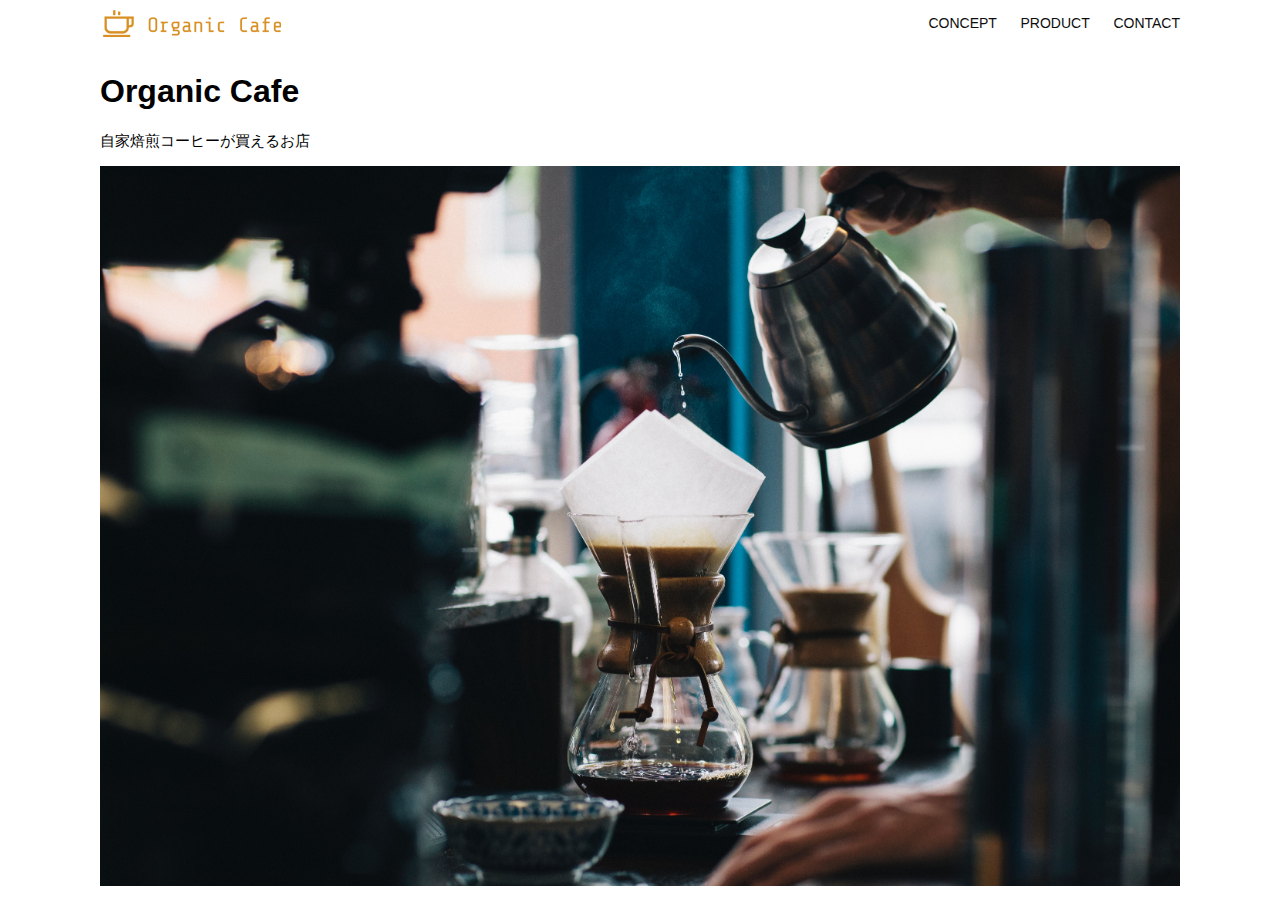
<file: html-css-kadai_013/index.html>
<!DOCTYPE html>
<html>
  <head>
    <title>Organic Cafe</title>
    <meta charset="UTF-8" />
    <meta name="description" content="自家焙煎のコーヒーがお家で楽しめるOrganic Cafe"/>
    <meta name="viewport" content="width=device-width, initial-scale=1.0" />
    <link rel="stylesheet" href="style.css" />
  </head>
  <body>
    <!-- ヘッダー -->
    <header>
      <!-- ロゴ -->
      <a href="index.html" id="logo"><img src="images/logo (1).png" alt="トップページに戻る"/></a>

      <!-- PC用ナビゲーション -->
      <nav id="nav-pc">
        <a href="index.html#concept">CONCEPT</a>
        <a href="index.html#product">PRODUCT</a>
        <a href="index.html#contact">CONTACT</a>
      </nav>

      <!--スマホ用-->
      <img id="menu-sp" src="images/button-menu.png" alt="ナビゲーションを開く" onclick="document.getElementById('nav-sp').style.display = 'block'">
      
      <nav id="nav-sp">
        <ul>
          <li>
            <img id="close" src="images/button-close.png" onclick="document.getElementById('nav-sp').style.display = 'none'" alt="ナビゲーションを閉じる">
          </li>
          <li>
            <a id="logo-sp" href="index.html" onclick="document.getElementById('nav-sp').style.display = 'none'">
              <img src="images/logo-sp (1).png" alt="トップページに戻る">
            </a>
          </li>
          <li><a class="menu" href="index.html#consept" onclick="document.getElementById('nav-sp').style.display = 'none'">CONCEPT</a></li>
            <li><a class="menu" href="index.html#product" onclick="document.getElementById('nav-sp').style.display = 'none'">PRODUCT</a></li>
            <li><a class="menu" href="index.html#contact" onclick="document.getElementById('nav-sp').style.display = 'none'">CONTACT</a></li>
        </ul>
      </nav>
    </header>

    <main>
      <article>
        <!-- メインビジュアル -->
        <section id="main-visual">
          <div id="main-message">
            <h1>Organic Cafe</h1>
            <p>自家焙煎コーヒーが買えるお店</p>
          </div>
          <img src="images/main-image.jpg" alt="コーヒーをハンドドリップで淹れる画像"/>
        </section>
      </article>
    </main>
  </body>
</html>
</file>
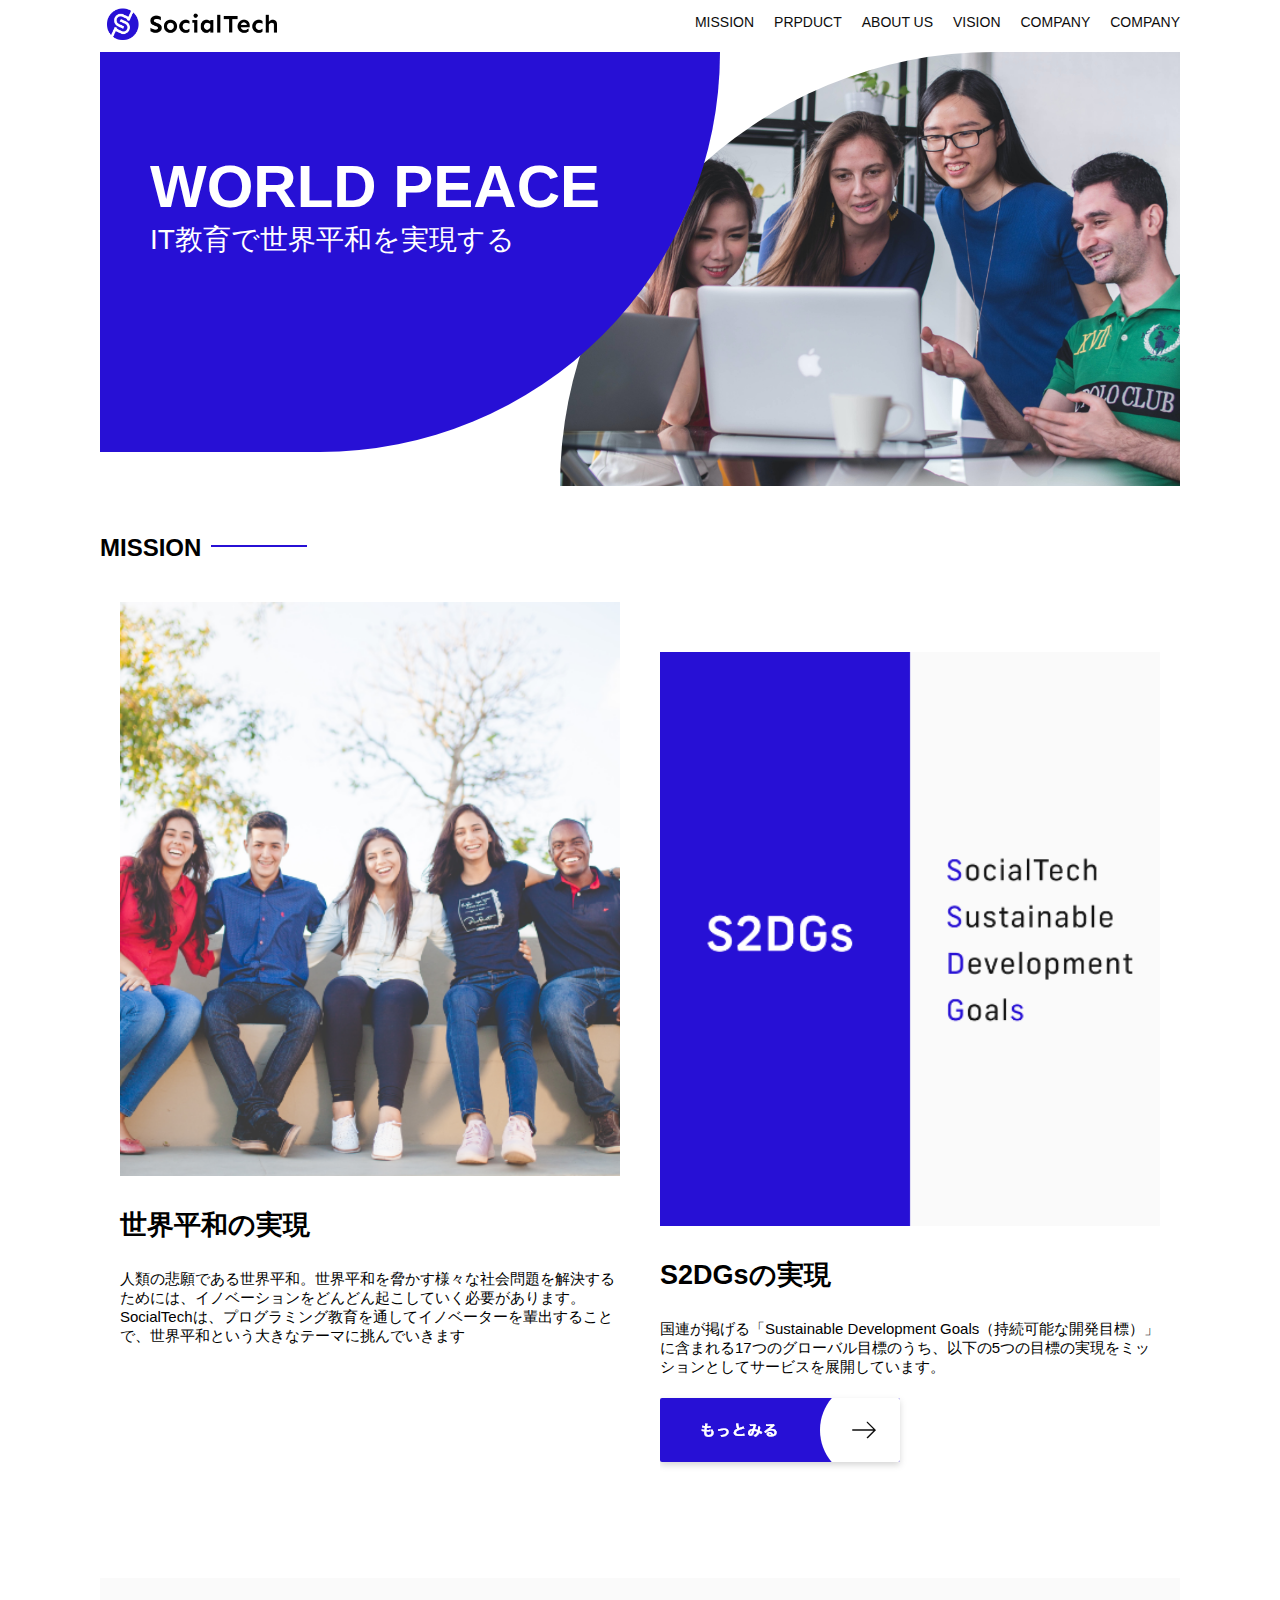
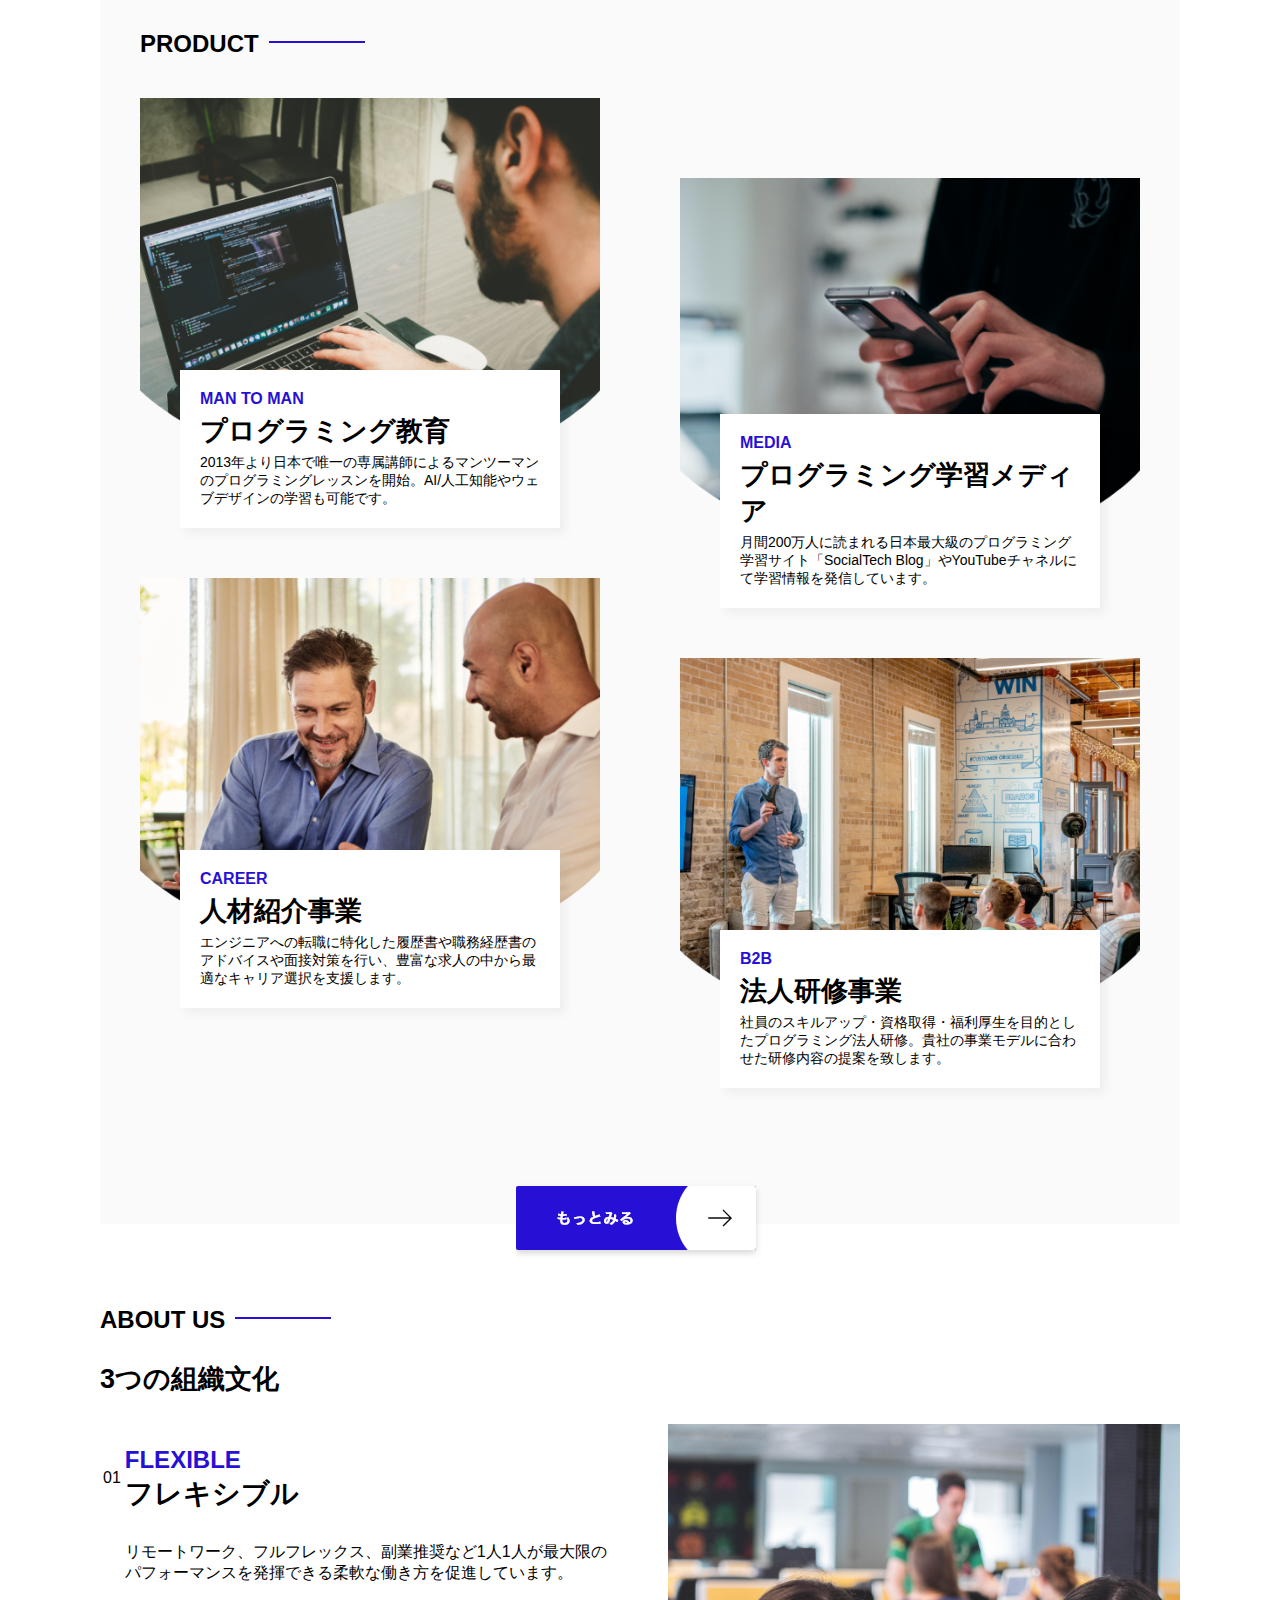
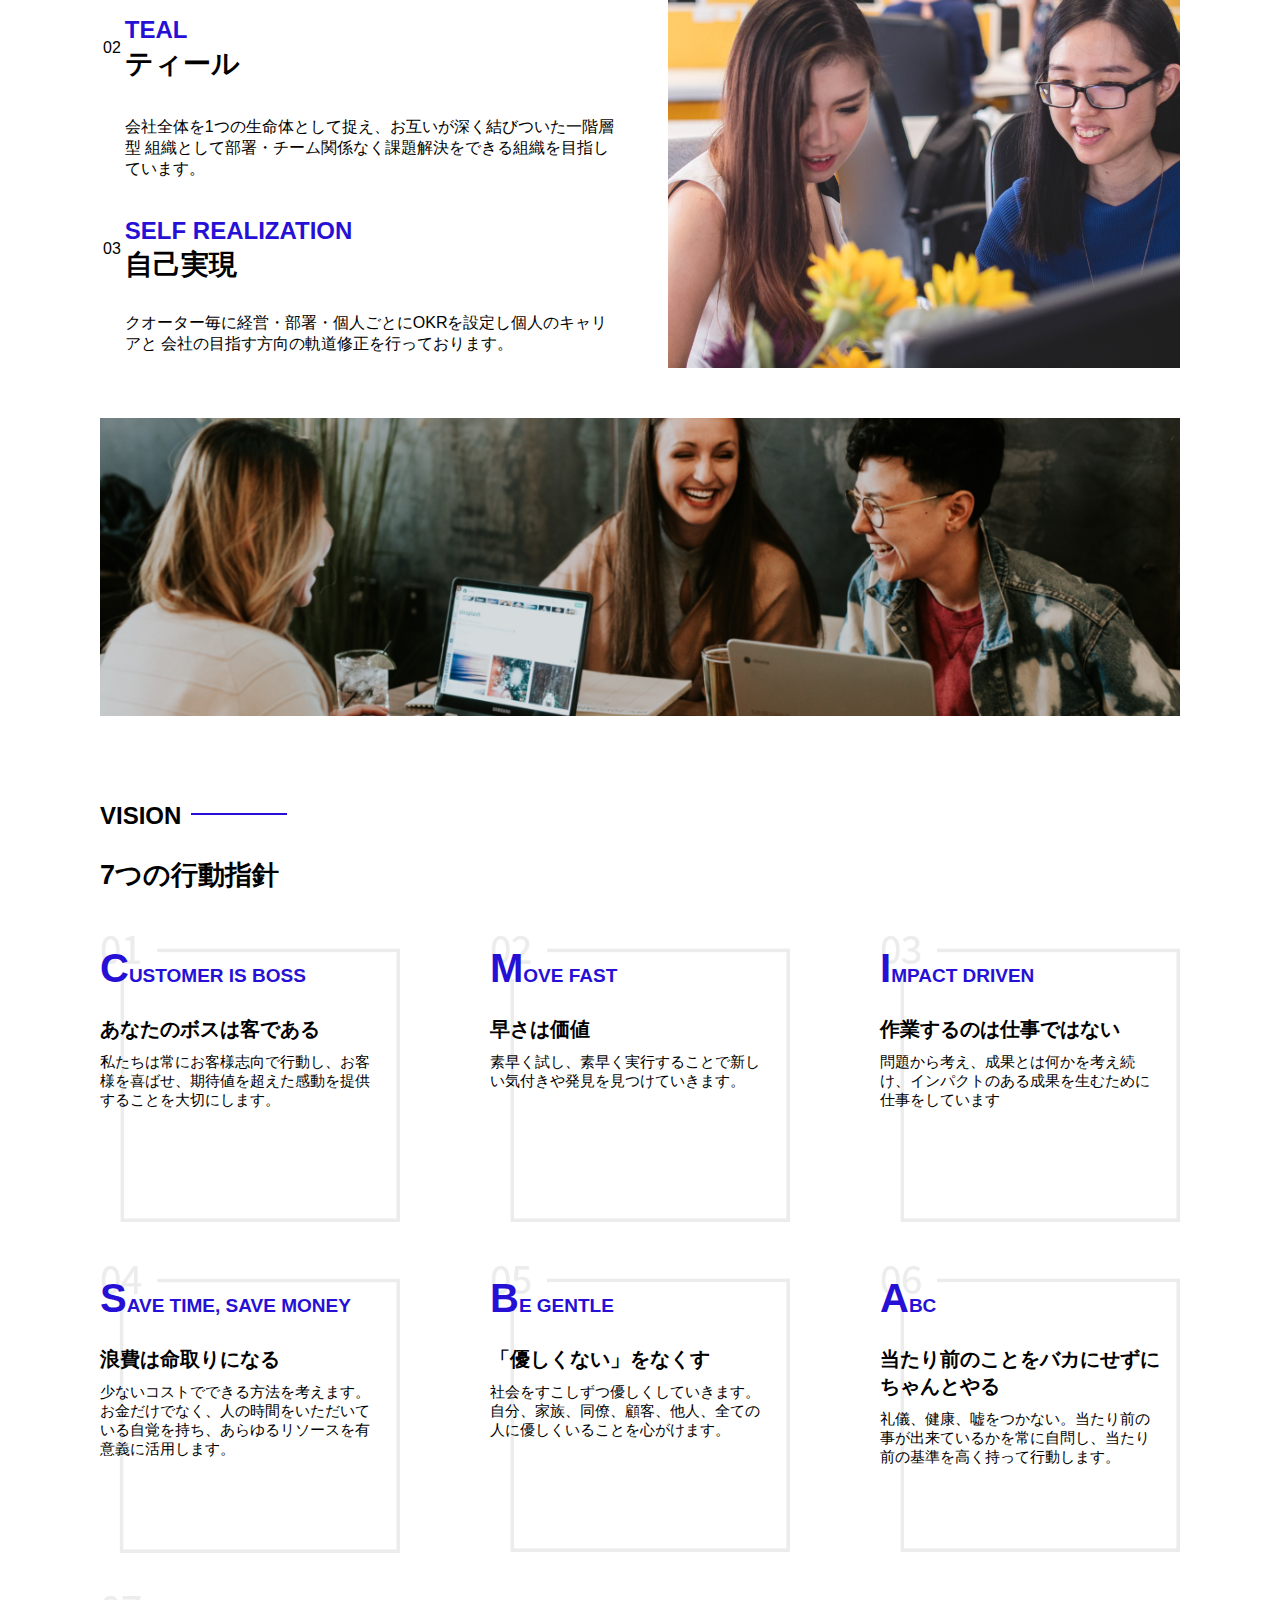
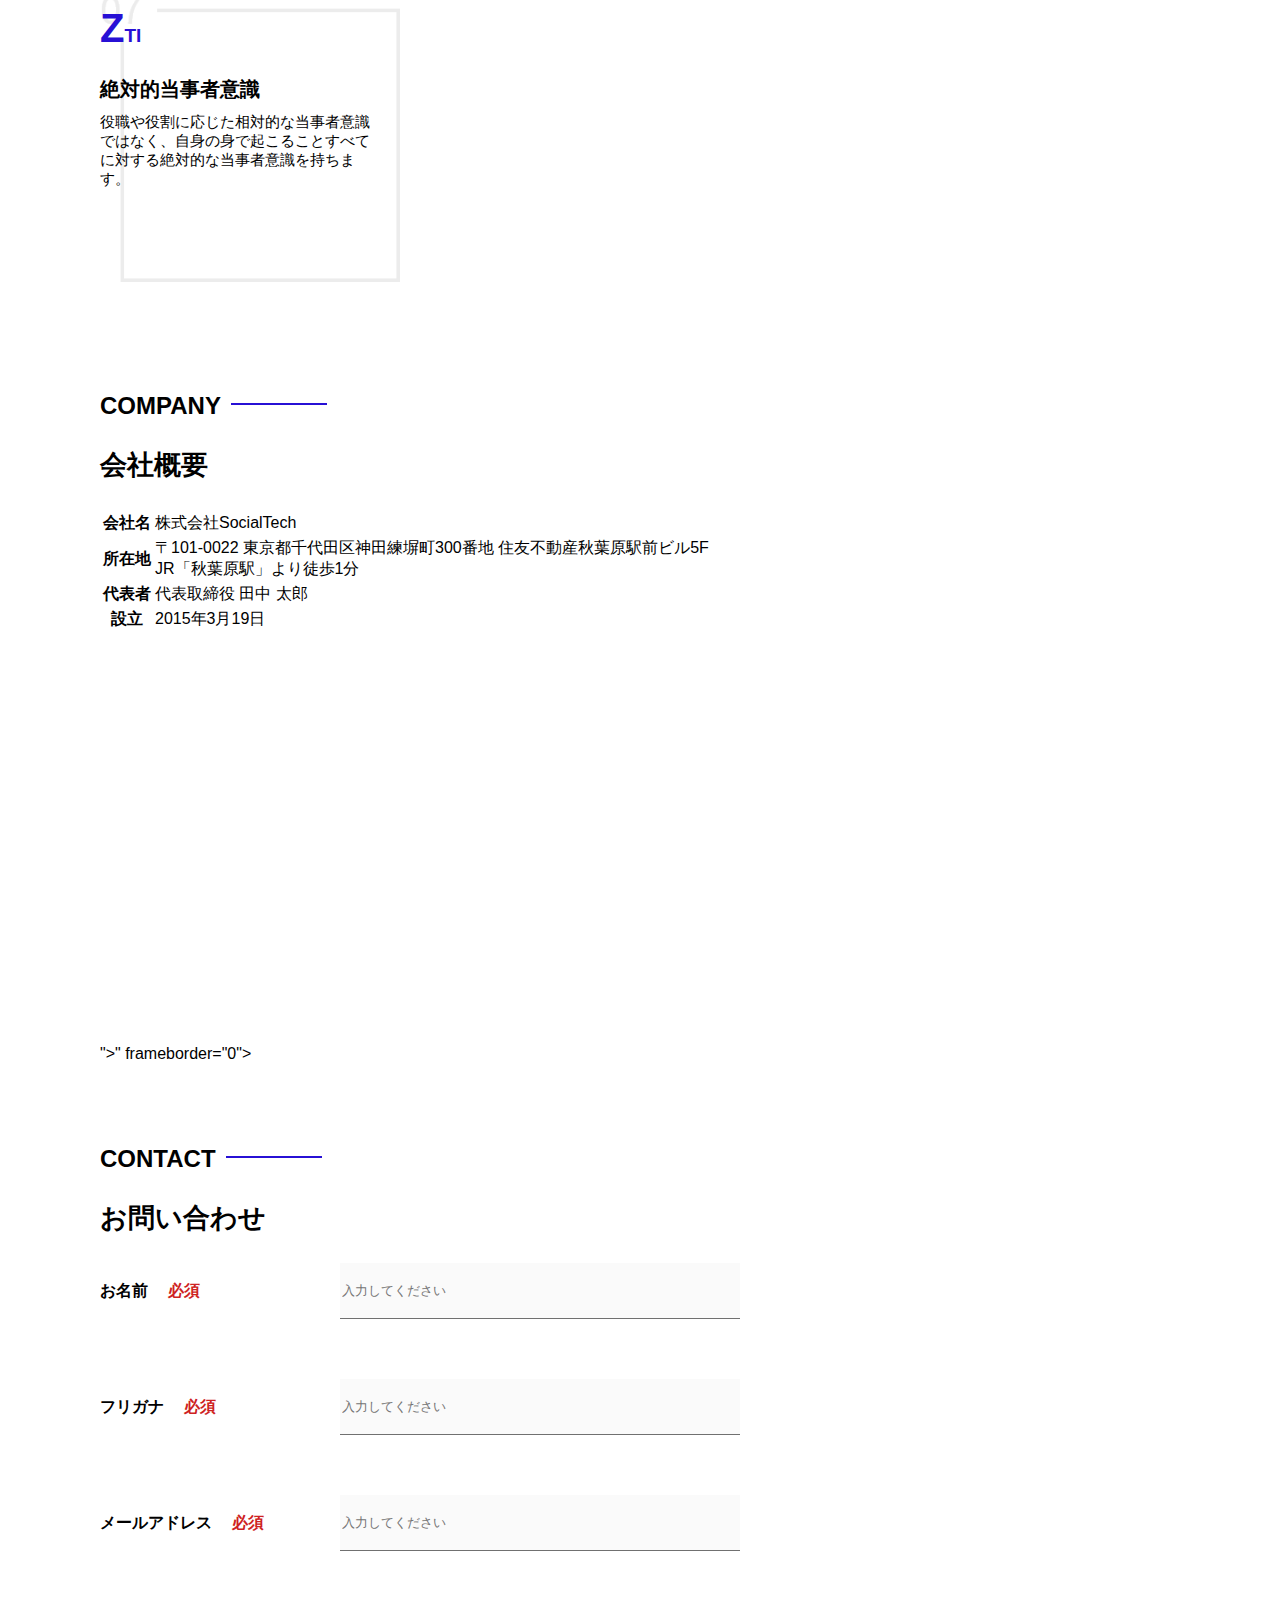
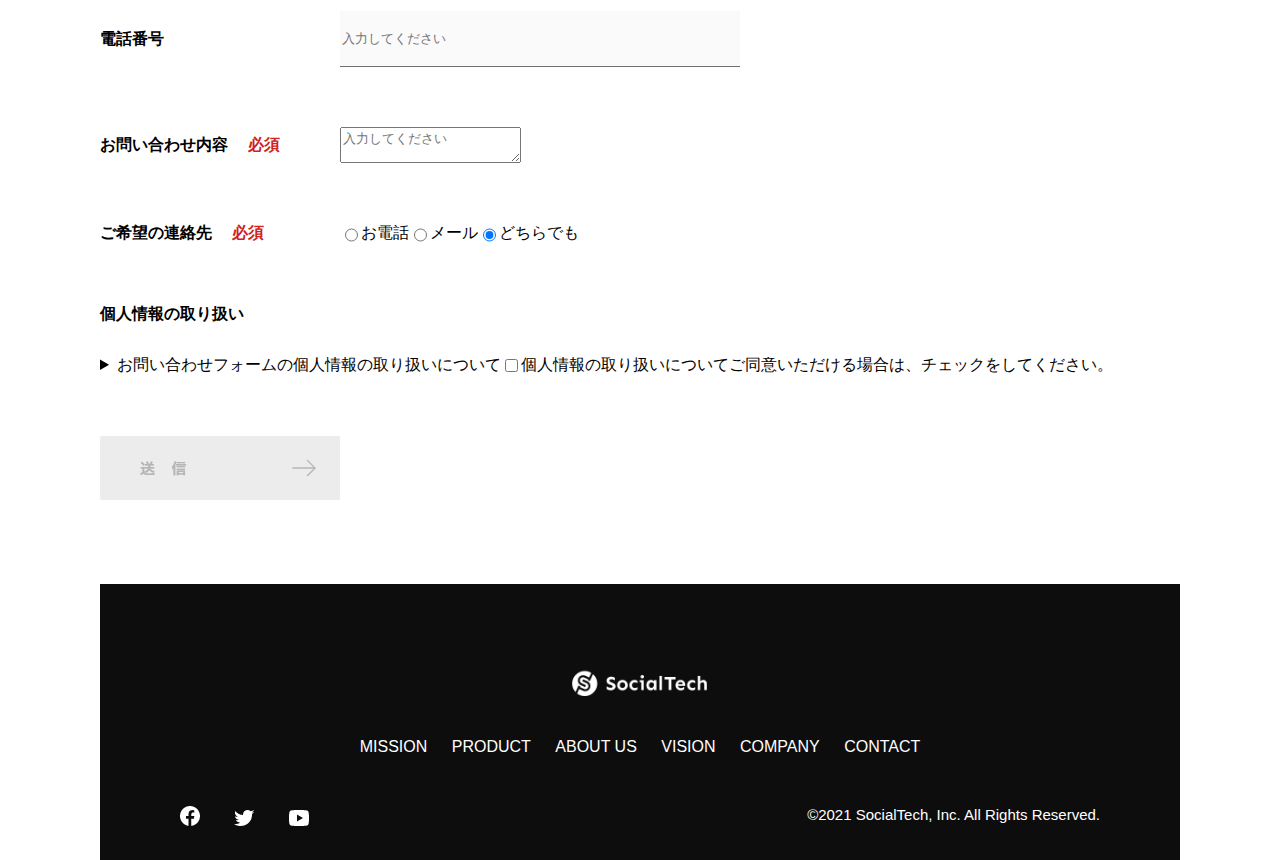
<file: kadai_tutorial_output/index.html>
<!DOCTYPE html>
<html>
  <head>
    <title>SocialTech</title>
    <meta charset="UTF-8">
    <meta name="description" content="SocialTechはEdTech業界のリーディングカンパニーを目指します。">
    <meta name="viewport" content="width=device-width, initial-scale=1.0">
    <link rel="stylesheet" href="style.css">
    <body>
      <header>
      <a href="index.html" id="logo">
        <img src="images/logo.png" alt="トップページに戻る">
      </a>
      <nav id="nav-pc">
        <ul>
          <li><a href="mission.html">MISSION</a></li>
          <li><a href="product.html">PRPDUCT</a></li>
          <li><a href="index.html#aboutus">ABOUT US</a></li>
          <li><a href="index.html#vision">VISION</a></li>
          <li><a href="index.html#company">COMPANY</a></li>
          <li><a href="index.html#company">COMPANY</a></li>
        </ul>
      </nav>
      <!--スマホ専用メニューボタン-->
      <button id="menu-sp" onclick="document.getElementById('nav-sp').style.display = 'block'">
        <img src="images/button-menu.png" alt="ナビゲーションを開く">
      </button>
      <!--スマホ用ナビゲーション-->
      <div id="nav-sp">
        <button id="close" onclick="document.getElementById('nav-sp').style.display = 'none'">
          <img src="images/button-close.png" alt="ナビゲーションを閉じる">
        </button>
        <nav>
          <ul>
            <li>
              <a id="logo-sp" href="index.html" onclick="document.getElementById('nav-sp').style.display = 'none'"><img src="images/logo-sp.png" alt="トップページに戻る"></a>
            </li>
            <li><a class="menu" href="mission.html" onclick="document.getElementById('nav-sp').style.display = 'none'">MISSION</a></li>
            <li><a class="menu" href="product.html" onclick="document.getElementById('nav-sp').style.display = 'none'">PRODUCT</a></li>
            <li><a class="menu" href="index.html#aboutus" onclick="document.getElementById('nav-sp').style.display = 'none'">ABOUT US</a></li>
            <li><a class="menu" href="index.html#vision" onclick="document.getElementById('nav-sp').style.display = 'none'">VISION</a></li>
            <li><a class="menu" href="index.html#company" onclick="document.getElementById('nav-sp').style.display = 'none'">COMPANY</a></li>
            <li><a class="menu" href="index.html#contact" onclick="document.getElementById('nav-sp').style.display = 'none'">CONTACT</a></li>
          </ul>
        </nav>
        <div id="sns">
          <a href="https://www.facebook.com/sejuku2013">
          <img src="images/button-facebook.png" alt="Facebookのリンク">
          </a>
          <a href="https://twitter.com/samuraijuku">
            <img src="images/button-twitter.png" alt="Twitterのリンク">
          </a>
          <a href="https://www.youtube.com/channel/UCCFOQO5aDK0xXam4cUQXT8g">
            <img src="images/button-youtube.png" alt="Youtubeのリンク">
          </a>
        </div>
      </div>
    </header>
      <main>
        <article>
          <section id="main-visual">
            <div id="main-message">
              <h1>WORLD PEACE</h1>
              <p>IT教育で世界平和を実現する</p>
            </div>
            <img src="images/index/index-main.png" alt="PCの周りに集まる多国籍の仲間たち">
          </section>
          <section id="mission">
            <h2 class="index-h2">MISSION</h2>
            <div id="mission-flex">
            <div>
            <img id="mission-photo" src="images/index/index-mission.png" alt="屋外のベンチで写真を撮影する多国籍の仲間たち">
            <h3>世界平和の実現</h3>
            <p>
              人類の悲願である世界平和。世界平和を脅かす様々な社会問題を解決するためには、イノベーションをどんどん起こしていく必要があります。SocialTechは、プログラミング教育を通してイノベーターを輩出することで、世界平和という大きなテーマに挑んでいきます
            </p>
            </div>
            <div>
              <img id="s2dgs" src="images/index/s2dgs.png" alt="S2DGs">
              <h3>S2DGsの実現</h3>
              <p>国連が掲げる「Sustainable Development Goals（持続可能な開発目標）」に含まれる17つのグローバル目標のうち、以下の5つの目標の実現をミッションとしてサービスを展開しています。</p>
              <a href="mission.html">
                <img src="images/button-more.png" alt="もっと見る">
              </a>
            </div>
          </section>
          <section id="product">
            <h2 class="index-h2">PRODUCT</h2>
            <div class="product-flex">
              <div id="product-left">
                <div>
                  <img class="product-photo" src="images/index/index-mantoman.png" alt="PCでコードを書く男性">
                  <div class="product-explain">
                    <span>MAN TO MAN</span>
                    <h3>プログラミング教育</h3>
                    <p>2013年より日本で唯一の専属講師によるマンツーマンのプログラミングレッスンを開始。AI/人工知能やウェブデザインの学習も可能です。</p>
                  </div>
                </div>
            <div>
              <img class="product-photo" src="images/index/index-career.png" alt="笑顔で話し合う二人の男性">
              <div class="product-explain">
                <span>CAREER</span>
                <h3>人材紹介事業</h3>
                <p>エンジニアへの転職に特化した履歴書や職務経歴書のアドバイスや面接対策を行い、豊富な求人の中から最適なキャリア選択を支援します。</p>
              </div>
              </div>
            </div>
            <div id="product-right">
              <div>
                <img class="product-photo" src="images/index/index-media.png" alt="スマホを操作する人">
                <div class="product-explain">
                  <span>MEDIA</span>
                  <h3>プログラミング学習メディア</h3>
                  <p>月間200万人に読まれる日本最大級のプログラミング学習サイト「SocialTech Blog」やYouTubeチャネルにて学習情報を発信しています。</p>
                </div>
              </div>
              <div>
                <img class="product-photo" src="images/index/index-b2b.png" alt="講演中の男性とそれを聴く人々">
                <div class="product-explain">
                  <span>B2B</span>
                  <h3>法人研修事業</h3>
                  <p>社員のスキルアップ・資格取得・福利厚生を目的としたプログラミング法人研修。貴社の事業モデルに合わせた研修内容の提案を致します。</p>
                </div>
              </div>
            </div>
           </div>
           <div id="product-more">
            <a href="product.html">
              <img src="images/button-more.png" alt="もっと見る">
            </a>
           </div>
          </section>
          <section id="aboutus">
            <h2 class="index-h2">ABOUT US</h2>
            <h3>3つの組織文化</h3>
            <div>
              <table class="culture-table">
                <tr>
                  <td class="culture-num">01</td>
                  <th><span class="culture-en">FLEXIBLE</span><br>フレキシブル</th>
                </tr>
                <tr>
                  <td>

                  </td>
                  <td class="culture-discription">リモートワーク、フルフレックス、副業推奨など1人1人が最大限のパフォーマンスを発揮できる柔軟な働き方を促進しています。</td>
                </tr>
                <tr>
                  <td class="culture-num">02</td>
                  <th><span class="culture-en">TEAL</span><br>ティール</th>
                </tr>
                <tr>
                  <td>

                  </td>
                  <td class="culture-discription">会社全体を1つの生命体として捉え、お互いが深く結びついた一階層型 組織として部署・チーム関係なく課題解決をできる組織を目指しています。</td>
                </tr>
                <tr>
                  <td class="culture-num">03</td>
                  <th><span class="culture-en">SELF REALIZATION</span><br>自己実現</th>
                </tr>
                <tr>
                  <td>

                  </td>
                  <td class="culture-discription">クオーター毎に経営・部署・個人ごとにOKRを設定し個人のキャリアと 会社の目指す方向の軌道修正を行っております。</td>
                </tr>
              </table>
              <img class="culture-img" src="images/index/index-aboutus1.png" alt="笑顔で話し合う２人の女性">
            </div>
            <img class="culture-img2" src="images/index/index-aboutus2.png" alt="笑顔で話し合う３人の男女">
          </section>
          <section id="vision">
            <h2 class="index-h2">VISION</h2>
            <h3>7つの行動指針</h3>
            <div>
              <div class="vision-box">
                <img src="images/index/vision-01.png" alt="01">
                <div>
                  <h4>CUSTOMER IS BOSS</h4>
                  <h5>あなたのボスは客である</h5>
                  <p>私たちは常にお客様志向で行動し、お客様を喜ばせ、期待値を超えた感動を提供することを大切にします。</p>
                </div>
              </div>
              <div class="vision-box">
                <img src="images/index/vision-02.png" alt="02">
                <div>
                  <h4>MOVE FAST</h4>
                  <h5>早さは価値</h5>
                  <p>素早く試し、素早く実行することで新しい気付きや発見を見つけていきます。</p>
                </div>
              </div>
              <div class="vision-box">
                <img src="images/index/vision-03.png" alt="03">
                <div>
                  <h4>IMPACT DRIVEN</h4>
                  <h5>作業するのは仕事ではない</h5>
                  <p>問題から考え、成果とは何かを考え続け、インパクトのある成果を生むために仕事をしています</p>
                </div>
              </div>
              <div class="vision-box">
                <img src="images/index/vision-04.png" alt="04">
                <div>
                  <h4>SAVE TIME, SAVE MONEY</h4>
                  <h5>浪費は命取りになる</h5>
                  <p>少ないコストでできる方法を考えます。お金だけでなく、人の時間をいただいている自覚を持ち、あらゆるリソースを有意義に活用します。</p>
                </div>
              </div>
              <div class="vision-box">
                <img src="images/index/vision-05.png" alt="05">
                <div>
                  <h4>BE GENTLE</h4>
                  <h5>「優しくない」をなくす</h5>
                  <p>社会をすこしずつ優しくしていきます。自分、家族、同僚、顧客、他人、全ての人に優しくいることを心がけます。</p>
                </div>
              </div>
              <div class="vision-box">
                <img src="images/index/vision-06.png" alt="06">
                <div>
                  <h4>ABC</h4>
                  <h5>当たり前のことをバカにせずにちゃんとやる</h5>
                  <p>礼儀、健康、嘘をつかない。当たり前の事が出来ているかを常に自問し、当たり前の基準を高く持って行動します。</p>
                </div>
              </div>
              <div class="vision-box">
                <img src="images/index/vision-07.png" alt="07">
                <div>
                  <h4>ZTI</h4>
                  <h5>絶対的当事者意識</h5>
                  <p>役職や役割に応じた相対的な当事者意識ではなく、自身の身で起こることすべてに対する絶対的な当事者意識を持ちます。</p>
                </div>
              </div>
            </div>
          </section>
          <section id="company">
            <h2 class="index-h2">COMPANY</h2>
            <h3>会社概要</h3>
            <table id="company-table">
              <tr>
                <th class="tableheader tableheader-first">会社名</th>
                <td class="cell cell-first">株式会社SocialTech</td>
              </tr>
              <tr>
                <th class="tableheader">所在地</th>
                <td class="cell">〒101-0022 東京都千代田区神田練塀町300番地 住友不動産秋葉原駅前ビル5F<br>JR「秋葉原駅」より徒歩1分</td>
              </tr>
              <tr>
                <th class="tableheader">代表者</th>
                <td class="cell">代表取締役 田中 太郎</td>
              </tr>
              <tr>
                <th class="tableheader">設立</th>
                <td class="cell">2015年3月19日</td>
              </tr>
            </table>
<iframe src="https://www.google.com/maps/embed?pb=!1m18!1m12!1m3!1d3240.068855133681!2d139.77207767578852!3d35.69992317258122!2m3!1f0!2f0!3f0!3m2!1i1024!2i768!4f13.1!3m3!1m2!1s0x60188fee13660e23%3A0x77137876edf742ac!2z5L2P5Y-L5LiN5YuV55Sj56eL6JGJ5Y6f6aeF5YmN44OT44Or!5e0!3m2!1sja!2sjp!4v1744028185847!5m2!1sja!2sjp" style="border:0;" allowfullscreen="" loading="lazy" referrerpolicy="no-referrer-when-downgrade"></iframe>"></iframe>" frameborder="0"></iframe>
          </section>
          <section id="contact">
            <h2 class="index-h2">CONTACT</h2>
            <h3>お問い合わせ</h3>
            <form>
              <div>
                <div class="contact-heading">
                  <label class="contact-label">お名前<span class="contact-span">必須</span></label>
                </div>
                <div>
                  <input type="text" name="name" placeholder="入力してください" class="contact-textbox">
                </div>
              </div>
              <div>
                <div class="contact-heading">
                  <label class="contact-label">フリガナ<span class="contact-span">必須</span></label>
                </div>
                <div>
                  <input type="text" name="hurigana" placeholder="入力してください" class="contact-textbox">
                </div>
              </div>
              <div>
                <div class="contact-heading">
                  <label class="contact-label">メールアドレス<span class="contact-span">必須</span></label>
                </div>
                <div>
                  <input type="text" name="email" placeholder="入力してください" class="contact-textbox">
                </div>
              </div>
              <div>
                <div class="contact-heading">
                  <label class="contact-label">電話番号</label>
                </div>
                <div>
                  <input type="text" name="tel" placeholder="入力してください" class="contact-textbox">
                </div>
              </div>
              <div>
                <div class="contact-heading">
                  <label class="contact-label">お問い合わせ内容<span class="contact-span">必須</span></label>
                </div>
                <div>
                  <textarea class="contact-textarea" placeholder="入力してください" name="message"></textarea>
                </div>
              </div>
              <div>
                <div class="contact-heading">
                  <label class="contact-label">ご希望の連絡先<span class="contact-span">必須</span></label>
                </div>
                <div>
                  <input class="radiobutton" type="radio" value="tel" name="contact" checked><label>お電話</label>
                  <input class="radiobutton" type="radio" value="mail" name="contact" checked><label>メール</label>
                  <input class="radiobutton" type="radio" value="both" name="contact" checked><label>どちらでも</label>
                </div>
              </div>
              <div>
                <div class="contact-heading">
                  <label class="contact-label">個人情報の取り扱い</label>
                </div>
                <div>
                  <details>
                    <summary>お問い合わせフォームの個人情報の取り扱いについて</summary>
                    <div>
                      <dl>
                        <dt>１．組織の名称又は氏名</dt>
                        <dd>株式会社SocialTech</dd>
                        <dt>２．個人情報保護管理者（若しくはその代理人）の氏名又は職名、所属及び連絡先</dt>
                        <dd>
                          <p>鈴木 一郎 コーポレート部</p>
                          <p>メールアドレス：samurai@example.com</p>
                          <p>TEL：03-1234-5678</p>
                        </dd>
                        <dt>３．個人情報の利用目的</dt>
                        <dd>
                          <ul>
                            <li>本サービス及び本サービスに関連する情報の提供又はそれらに関する連絡のため</li>
                            <li>ユーザーの本人確認のため</li>
                            <li>当社サービスのご案内のため</li>
                            <li>当社の商品等の広告または宣伝（電子メールによるものを含むものとします。）</li>
                          </ul>
                        </dd>
                        <dt>４．個人情報の取り扱い業務の委託</dt>
                        <dd>個人情報の取扱業務の全部または一部を外部に業務委託する場合があります。その際、弊社は、個人情報を適切に保護できる管理体制を敷き実行していることを条件として委託先を厳選したうえで、機密保持契約を委託先と締結し、お客様の個人情報を厳密に管理させます。</dd>
                        <dt>５．個人情報の開示等の請求</dt>
                        <dd>
                          お客様は、弊社に対してご自身の個人情報の開示等（利用目的の通知、開示、内容の訂正・追加・削除、利用の停止または消去、第三者への提供の停止）に関して、当社問合わせ窓口に申し出ることができます。<br>
                          その際、弊社はお客様ご本人を確認させていただいたうえで、合理的な期間内に対応いたします。<br>
                          なお、個人情報に関する弊社問合わせ先は、次の通りです。
                        </dd>
                        <dd>
                          <p株式会社SocialTech 個人情報問合せ窓口p>
                          <p>〒150-0043 東京都千代田区神田練塀町300番地 住友不動産秋葉原駅前ビル5F</p>
                          <p>メールアドレス：samurai@example.com TEL：03-1234-5678</p>
                        </dd>

                        <dt>６．個人情報を提供されることの任意性について</dt>
                        <dd>お客様がご自身の個人情報を弊社に提供されるか否かは、お客様のご判断によりますが、もしご提供されない場合には、適切なサービスが提供できない場合がありますので予めご了承ください。</dd>
                      </dl>
                    </div>
                  </details>
                  <input type="checkbox" name="agree">
                  <span>個人情報の取り扱いについてご同意いただける場合は、チェックをしてください。</span>
                </div>
              </div>
              <input type="image" src="images/button-submit.png" alt="送信する">
            </form>
          </section>
        </article>
      </main>
      <footer>
        <div id="footer-logo">
          <img src="images/logo-sp.png" alt="SocialTech">
        </div>
        <div id="footer-link">
          <a href="mission.html">MISSION</a>
          <a href="product.html">PRODUCT</a>
          <a href="index.html#aboutus">ABOUT US</a>
          <a href="index.html#vision">VISION</a>
          <a href="index.html#company">COMPANY</a>
          <a href="index.html#contact">CONTACT</a>
        </div>
        <div id="sns-footer">
          <div class="sns-btns">
            <a href="https://www.facebook.com/sejuku2013"><img src="images/button-facebook.png" alt="Facebookのリンク"></a>
            <a href="https://twitter.com/samuraijuku"><img src="images/button-twitter.png" alt="Twitterのリンク"></a>
            <a href="https://www.youtube.com/channel/UCCFOQO5aDK0xXam4cUQXT8g"><img src="images/button-youtube.png" alt="Youtubeのリンク"></a>
          </div>
          <p id="copyright">&copy;2021 SocialTech, Inc. All Rights Reserved.</p>
        </div>
      </footer>
    </body>
  </head>
</html>
</file>
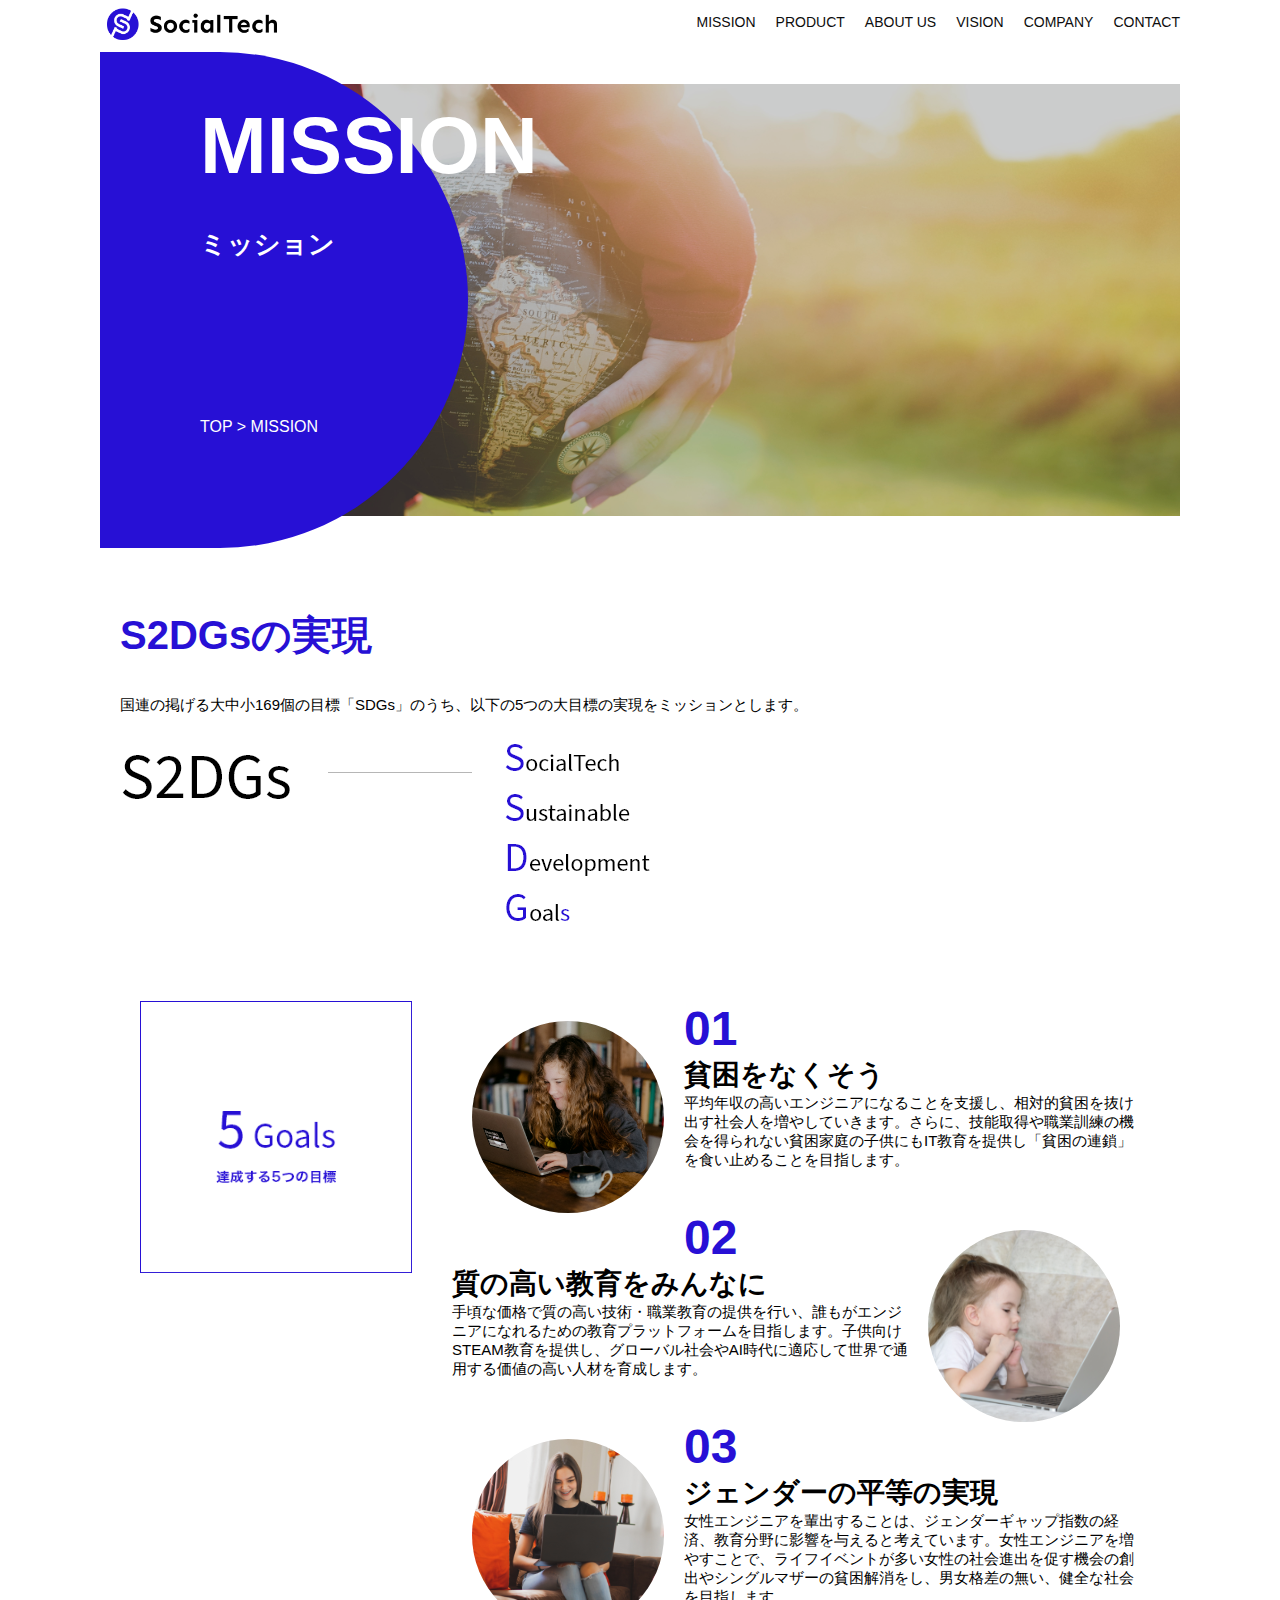
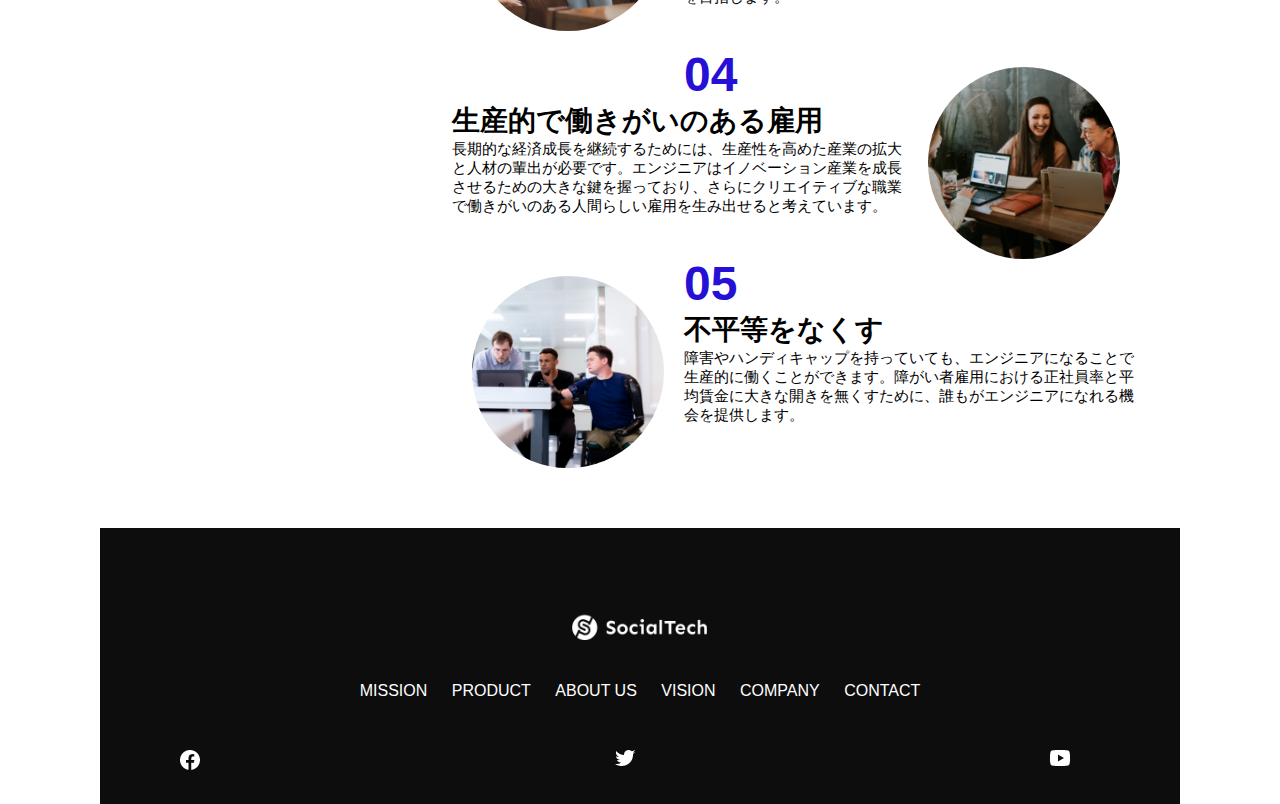
<file: kadai_tutorial_output/mission.html>
<!DOCTYPE html>
<html>
  <head>
    <title>SocialTech - MISSION ミッション -</title>
    <meta charset="utf-8">
    <meta name="description" content="SocialTechが目指す5つの目標（S2DGs）を紹介します">
    <meta name="viewport" content="width=device-width, initial-scale=1.0">
    <link rel="stylesheet" href="style.css">
  </head>

  <body>
    <!--ヘッダー-->
    <header>
      <!--ロゴ-->
      <a href="index.html" id="logo">
        <img src="images/logo.png" alt="トップページに戻る">
      </a>

      <!--PC用ナビゲーション-->
      <nav id="nav-pc">
        <ul>
          <li><a href="mission.html">MISSION</a></li>
          <li><a href="product.html">PRODUCT</a></li>
          <li><a href="index.html#aboutus">ABOUT US</a></li>
          <li><a href="index.html#vision">VISION</a></li>
          <li><a href="index.html#company">COMPANY</a></li>
          <li><a href="index.html#contact">CONTACT</a></li>
        </ul>
      </nav>

      <!--スマホ用メニューボタン-->
      <button id="menu-sp" onclick="document.getElementById('nav-sp').style.display = 'block'">
        <img src="images/button-menu.png" alt="ナビゲーションを開く">
      </button>

      <!--スマホ用ナビゲーション-->
      <div id="nav-sp">
        <button id="close" onclick="document.getElementById('nav-sp').style.display = 'none'">
          <img src="images/button-close.png" alt="ナビゲーションを閉じる">
        </button>

      <nav>
        <ul>
          <li>
            <a id="logo-sp" href="index.html" onclick="document.getElementById('nav-sp').style.display = 'none'"><img src="images/logo-sp.png" alt="トップページに戻る"></a>
          </li>
            <li><a class="menu" href="mission.html" onclick="document.getElementById('nav-sp').style.display = 'none'">MISSION</a></li>
            <li><a class="menu" href="product.html" onclick="document.getElementById('nav-sp').style.display = 'none'">PRODUCT</a></li>
            <li><a class="menu" href="index.html#aboutus" onclick="document.getElementById('nav-sp').style.display = 'none'">ABOUT US</a></li>
            <li><a class="menu" href="index.html#vision" onclick="document.getElementById('nav-sp').style.display = 'none'">VISION</a></li>
            <li><a class="menu" href="index.html#company" onclick="document.getElementById('nav-sp').style.display = 'none'">COMPANY</a></li>
            <li><a class="menu" href="index.html#contact" onclick="document.getElementById('nav-sp').style.display = 'none'">CONTACT</a></li>
        </ul>
      </nav>
      <div id="sns">
        <a href="https://www.facebook.com/sejuku2013">
          <img src="images/button-facebook.png" alt="Facebookのリンク">
        </a>
        <a href="https://twitter.com/samuraijuku">
          <img src="images/button-twitter.png" alt="Twitterのリンク">
        </a>
        <a href="https://www.youtube.com/channel/UCCFOQO5aDK0xXam4cUQXT8g">
          <img src="images/button-youtube.png" alt="Youtubeのリンク">
        </a>
      </div>
     </div>
    </header>

    <main>
      <article>
        <section id="mission-main">
          <div class="mission-main-inner">
            <div id="mission-title">
              <h1>MISSION<br><span>ミッション</span></h1>
              <p>TOP > MISSION</p>
            </div>
          </div>
        </section>

        <section id="mission-s2dgs">
          <h2 class="mission-h2">S2DGsの実現</h2>
          <p>国連の掲げる大中小169個の目標「SDGs」のうち、以下の5つの大目標の実現をミッションとします。</p>
          <img src="images/mission/mission-s2dgs.png" alt="S2DGs">
        </section>

        <section id="mission-five-goals">
          <div class="five-goals-image">
            <img src="images/mission/mission-5goals.png" alt="5Goals">
          </div>

          <div class="five-goals-read">
            <div>
              <img class="fivegoals-image-left" src="images/mission/mission-5goals01.png" alt="PCを操作する女の子">
              <span class="fivegoals-number">01</span>
              <h3 class="fivegoals-h3">貧困をなくそう</h3>
              <p class="fivegoals-p">平均年収の高いエンジニアになることを支援し、相対的貧困を抜け出す社会人を増やしていきます。さらに、技能取得や職業訓練の機会を得られない貧困家庭の子供にもIT教育を提供し「貧困の連鎖」を食い止めることを目指します。</p>
            </div>
            <div>
              <img class="fivegoals-image-right" src="images/mission/mission-5goals02.png" alt="PCを見つめる小さい女の子">
              <span class="fivegoals-number">02</span>
              <h3 class="fivegoals-h3">質の高い教育をみんなに</h3>
              <p class="fivegoals-p">手頃な価格で質の高い技術・職業教育の提供を行い、誰もがエンジニアになれるための教育プラットフォームを目指します。子供向けSTEAM教育を提供し、グローバル社会やAI時代に適応して世界で通用する価値の高い人材を育成します。</p>
            </div>
            <div>
              <img class="fivegoals-image-left" src="images/mission/mission-5goals03.png" alt="PCを操作する女性">
              <span class="fivegoals-number">03</span>
              <h3 class="fivegoals-h3">ジェンダーの平等の実現</h3>
              <p class="fivegoals-p">女性エンジニアを輩出することは、ジェンダーギャップ指数の経済、教育分野に影響を与えると考えています。女性エンジニアを増やすことで、ライフイベントが多い女性の社会進出を促す機会の創出やシングルマザーの貧困解消をし、男女格差の無い、健全な社会を目指します。</p>
            </div>
            <div>
              <img class="fivegoals-image-right" src="images/mission/mission-5goals04.png" alt="笑顔で話し合う3人の男女">
              <span class="fivegoals-number">04</span>
              <h3 class="fivegoals-h3">生産的で働きがいのある雇用</h3>
              <p class="fivegoals-p">長期的な経済成長を継続するためには、生産性を高めた産業の拡大と人材の輩出が必要です。エンジニアはイノベーション産業を成長させるための大きな鍵を握っており、さらにクリエイティブな職業で働きがいのある人間らしい雇用を生み出せると考えています。</p>
            </div>
            <div>
              <img class="fivegoals-image-left" src="images/mission/mission-5goals05.png" alt="障害を持つ男性が生き生きと働く様子">
              <span class="fivegoals-number">05</span>
              <h3 class="fivegoals-h3">不平等をなくす</h3>
              <p class="fivegoals-p">障害やハンディキャップを持っていても、エンジニアになることで生産的に働くことができます。障がい者雇用における正社員率と平均賃金に大きな開きを無くすために、誰もがエンジニアになれる機会を提供します。</p>
            </div>
          </div>
        </section>
        
      </article>
    </main>

    <footer>
      <div id="footer-logo">
        <img src="images/logo-sp.png" alt="SocialTech">
      </div>
      <div id="footer-link">
        <a href="mission.html">MISSION</a>
        <a href="product.html">PRODUCT</a>
        <a href="index.html#aboutus">ABOUT US</a>
        <a href="index.html#vision">VISION</a>
        <a href="index.html#company">COMPANY</a>
        <a href="index.html#contact">CONTACT</a>
      </div>
      <div id="sns-footer">
        <a href="https://www.facebook.com/sejuku2013"><img src="images/button-facebook.png" alt="Facebookのリンク"></a>
            <a href="https://twitter.com/samuraijuku"><img src="images/button-twitter.png" alt="Twitterのリンク"></a>
            <a href="https://www.youtube.com/channel/UCCFOQO5aDK0xXam4cUQXT8g"><img src="images/button-youtube.png" alt="Youtubeのリンク"></a>
      </div>
    </footer>

  </body>
</html>
</file>
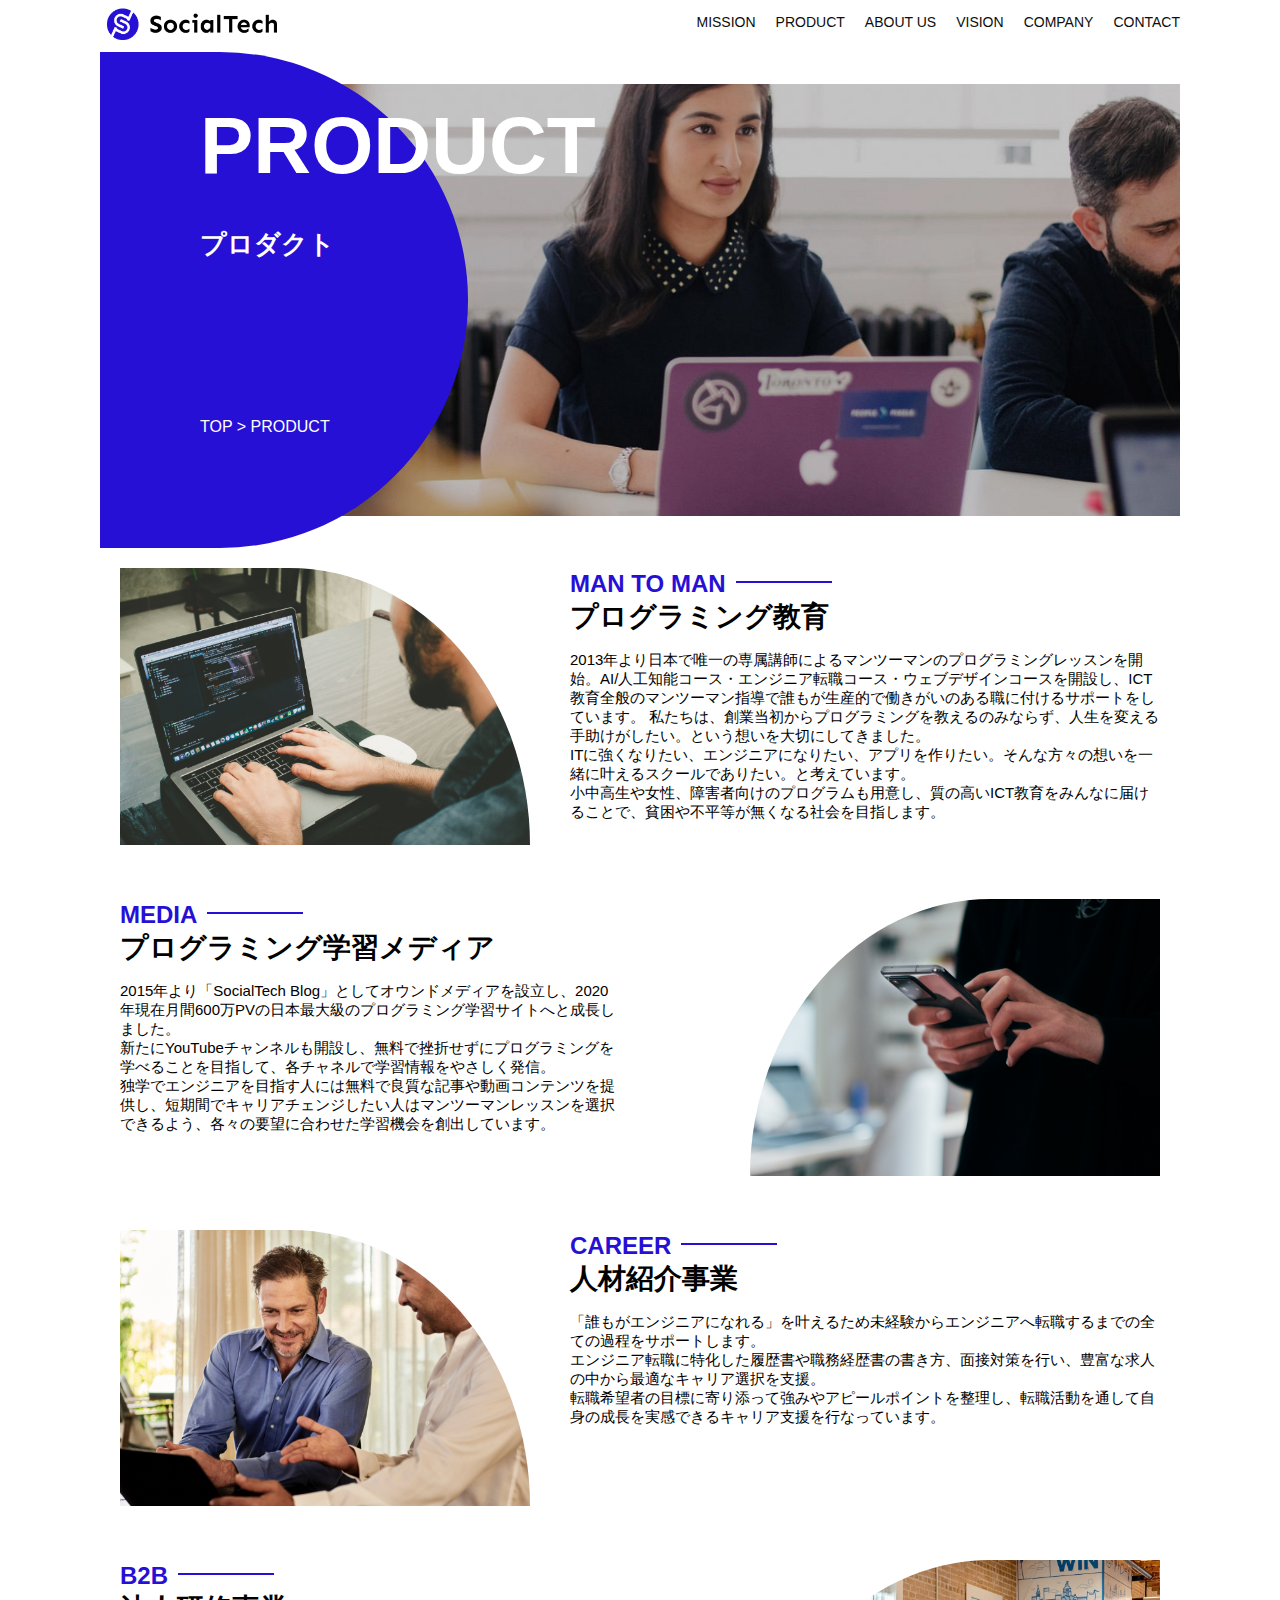
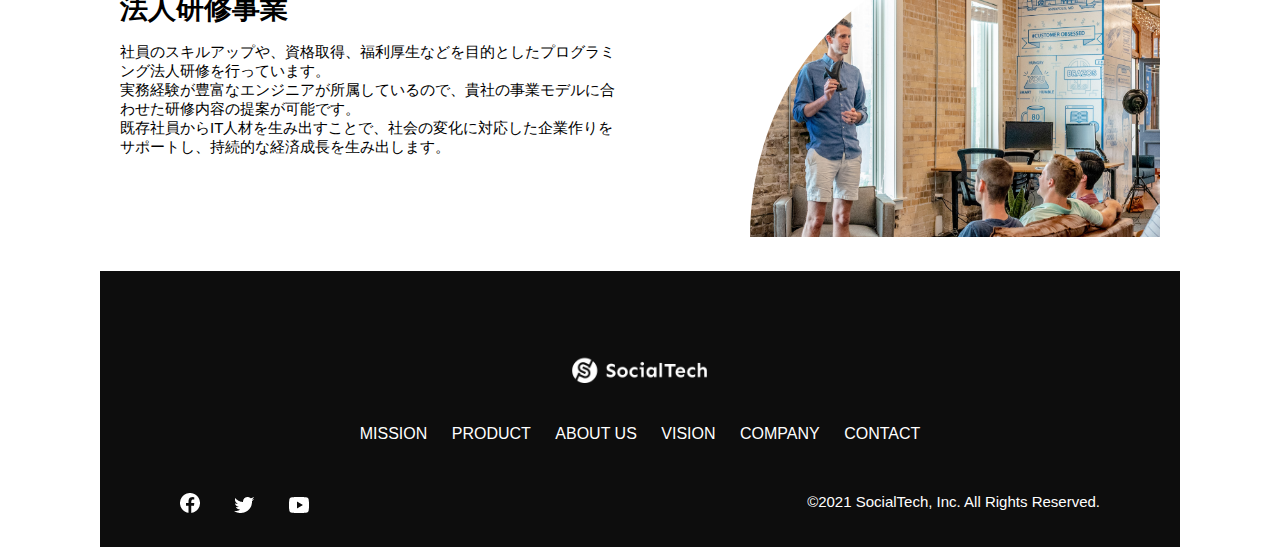
<file: kadai_tutorial_output/product.html>
<!DOCTYPE html>
<html>
  <head>
    <title>SocialTech -PRODUCT プロダクト-</title>
    <meta charset="utf-8">
    <meta name="description" content="SocialTechの4つのプロダクトを紹介します"><meta name="description" content="SocialTechの4つのプロダクトを紹介します">
    <meta name="viewport" content="width=device-width, initial-scale=1.0">
    <link rel="stylesheet" href="style.css">
  </head>

  <body>
    <!-- ヘッダー -->
    <header>
      <!-- ロゴ -->
      <a href="index.html" id="logo">
        <img src="images/logo.png" alt="トップページに戻る">
      </a>

      <!-- PC用ナビゲーション -->
      <nav id="nav-pc">
        <ul>
          <li><a href="mission.html">MISSION</a></li>
          <li><a href="product.html">PRODUCT</a></li>
          <li><a href="index.html#aboutus">ABOUT US</a></li>
          <li><a href="index.html#vision">VISION</a></li>
          <li><a href="index.html#company">COMPANY</a></li>
          <li><a href="index.html#contact">CONTACT</a></li>
        </ul>
      </nav>

      <!-- スマホ用メニューボタン -->
      <button id="menu-sp" onclick="document.getElementById('nav-sp').style.display = 'block'">
        <img src="images/button-menu.png" alt="ナビゲーションを開く">
      </button>

      <!-- スマホ用ナビゲーション -->
      <div id="nav-sp">
        <button id="close" onclick="document.getElementById('nav-sp').style.display = 'none'">
          <img src="images/button-close.png" alt="ナビゲーションを閉じる">
        </button>

        <nav>
          <ul>
            <li>
              <a id="logo-sp" href="index.html" onclick="document.getElementById('nav-sp').style.display = 'none'"><img src="images/logo-sp.png" alt="トップページに戻る"></a>
            </li>
            <li><a class="menu" href="mission.html" onclick="document.getElementById('nav-sp').style.display = 'none'">MISSION</a></li>
            <li><a class="menu" href="product.html" onclick="document.getElementById('nav-sp').style.display = 'none'">PRODUCT</a></li>
            <li><a class="menu" href="index.html#aboutus" onclick="document.getElementById('nav-sp').style.display = 'none'">ABOUT US</a></li>
            <li><a class="menu" href="index.html#vision" onclick="document.getElementById('nav-sp').style.display = 'none'">VISION</a></li>
            <li><a class="menu" href="index.html#company" onclick="document.getElementById('nav-sp').style.display = 'none'">COMPANY</a></li>
            <li><a class="menu" href="index.html#contact" onclick="document.getElementById('nav-sp').style.display = 'none'">CONTACT</a></li>
          </ul>
        </nav>
        <div id="sns">
          <a href="https://www.facebook.com/sejuku2013">
            <img src="images/button-facebook.png" alt="Facebookのリンク">
          </a>
          <a href="https://twitter.com/samuraijuku">
            <img src="images/button-twitter.png" alt="Twitterのリンク">
          </a>
          <a href="https://www.youtube.com/channel/UCCFOQO5aDK0xXam4cUQXT8g">
            <img src="images/button-youtube.png" alt="YouTubeのリンク">
          </a>
        </div>
      </div>
    </header>

    <main>
      <article>
        <section id="product-main">
          <div class="product-main-inner">
            <div id="product-title">
              <h1>PRODUCT<br><span>プロダクト</span></h1>
              <p>TOP > PRODUCT</p>
            </div>
          </div>
        </section>

        <section class="product-section product-section-left">
          <div class="product-section-img">
            <img src="images/product/product-mantoman.png" alt="PCでコードを書く男性">
          </div>
          <div class="product-read">
            <h2 class="product-h2">MAN TO MAN</h2>
            <h3 class="product-h3">プログラミング教育</h3>
            <p>
              2013年より日本で唯一の専属講師によるマンツーマンのプログラミングレッスンを開始。AI/人工知能コース・エンジニア転職コース・ウェブデザインコースを開設し、ICT教育全般のマンツーマン指導で誰もが生産的で働きがいのある職に付けるサポートをしています。 私たちは、創業当初からプログラミングを教えるのみならず、人生を変える手助けがしたい。という想いを大切にしてきました。<br>ITに強くなりたい、エンジニアになりたい、アプリを作りたい。そんな方々の想いを一緒に叶えるスクールでありたい。と考えています。<br>小中高生や女性、障害者向けのプログラムも用意し、質の高いICT教育をみんなに届けることで、貧困や不平等が無くなる社会を目指します。
            </p>
          </div>
        </section>

        <section class="product-section product-section-right">
          <div class="product-read">
            <h2 class="product-h2">MEDIA</h2>
            <h3 class="product-h3">プログラミング学習メディア</h3>
            <p>2015年より「SocialTech Blog」としてオウンドメディアを設立し、2020年現在月間600万PVの日本最大級のプログラミング学習サイトへと成長しました。<br>新たにYouTubeチャンネルも開設し、無料で挫折せずにプログラミングを学べることを目指して、各チャネルで学習情報をやさしく発信。<br>独学でエンジニアを目指す人には無料で良質な記事や動画コンテンツを提供し、短期間でキャリアチェンジしたい人はマンツーマンレッスンを選択できるよう、各々の要望に合わせた学習機会を創出しています。</p>
          </div>
          <div class="product-section-img">
            <img src="images/product/product-media.png" alt="スマートフォンを操作する人">
          </div>
        </section>

        <section class="product-section product-section-left">
          <div class="product-section-img">
            <img src="images/product/product-career.png" alt="笑顔で話し合う2人の男性">
          </div>
          <div class="product-read">
            <h2 class="product-h2">CAREER</h2>
            <h3 class="product-h3">人材紹介事業</h3>
            <p>「誰もがエンジニアになれる」を叶えるため未経験からエンジニアへ転職するまでの全ての過程をサポートします。<br>エンジニア転職に特化した履歴書や職務経歴書の書き方、面接対策を行い、豊富な求人の中から最適なキャリア選択を支援。<br>転職希望者の目標に寄り添って強みやアピールポイントを整理し、転職活動を通して自身の成長を実感できるキャリア支援を行なっています。<br></p>
          </div>
        </section>

        <section class="product-section product-section-right">
          <div class="product-read">
            <h2 class="product-h2">B2B</h2>
            <h3 class="product-h3">法人研修事業</h3>
            <p>社員のスキルアップや、資格取得、福利厚生などを目的としたプログラミング法人研修を行っています。<br>実務経験が豊富なエンジニアが所属しているので、貴社の事業モデルに合わせた研修内容の提案が可能です。<br>既存社員からIT人材を生み出すことで、社会の変化に対応した企業作りをサポートし、持続的な経済成長を生み出します。</p>
          </div>
          <div class="product-section-img">
            <img src="images/product/product-b2b.png" alt="講演中の男性とそれを聴く人々">
          </div>
        </section>
      </article>
    </main>

    <footer>
      <div id="footer-logo">
        <img src="images/logo-sp.png" alt="SocialTech">
      </div>
      <div id="footer-link">
        <a href="mission.html">MISSION</a>
        <a href="product.html">PRODUCT</a>
        <a href="index.html#aboutus">ABOUT US</a>
        <a href="index.html#vision">VISION</a>
        <a href="index.html#company">COMPANY</a>
        <a href="index.html#contact">CONTACT</a>
      </div>
      <div id="sns-footer">
        <div class="sns-btns">
          <a href="https://www.facebook.com/sejuku2013"><img src="images/button-facebook.png" alt="Facebookのリンク"></a>
          <a href="https://twitter.com/samuraijuku"><img src="images/button-twitter.png" alt="Twitterのリンク"></a>
          <a href="https://www.youtube.com/channel/UCCFOQO5aDK0xXam4cUQXT8g"><img src="images/button-youtube.png" alt="YouTubeのリンク"></a>
        </div>
        <p id="copyright">&copy;2021 SocialTech, Inc. All Rights Reserved.</p>
      </div>
    </footer>
    
  </body>
</html>
</file>
<file: html-css-kadai_013/style.css>
/* PC、スマホ共通スタイル */
body {
  font-family: "Source Sans Pro", "Hiragino Kaku Gothic ProN", Meiryo, Arial,
    sans-serif;
}

p {
  font-size: 15px;
}

#main-visual>img {
  width: 100%;
}

/*================
PC用のスタイル 
=================*/
@media screen and (min-width: 768px) {
  /* 横幅設定 */
  body {
    max-width: 1080px;
    min-width: 960px;
    margin: 0 auto 0 auto;
  }

  /* ヘッダー */
  header {
    display: flex;
    justify-content: space-between;
  }

  /* ナビゲーションのレイアウト */
  #nav-pc {
    text-align: right;
    font-size: 14px;
    padding-top: 15px;
  }

  /* ナビゲーションのリンクの装飾設定 */
  #nav-pc>a {
    text-decoration: none;
    margin-left: 20px;
  }

  #nav-pc>a:link {
    color: #0d0d0d;
  }

  #nav-pc>a:visited {
    color: #0d0d0d;
  }

  #nav-pc>a:hover {
    color: #0d0d0d;
    text-decoration: underline;
  }

  #nav-pc>a:active {
    color: #0d0d0d;
  }

  #menu-sp {
    display: none;
  }
  #nav-sp {
    display: none;
  }
}

/*スマホ用のスタイル*/
@media screen and (max-width: 767px) {
  body {
    min-width: 375px;
    margin: 0;
  }
  #nav-pc {
    display: none;
  }
  #menu-sp {
    float: right;
    padding: 0;
  }
  #nav-sp {
    background-color: #ce933e;
    position: absolute;
    left: 0;
    top: 0;
    height: 100%;
    width: 100%;
    display: none;
    z-index: 100;
  }
  #nav-sp ul {
    padding-left: 0;
  }
  #nav-sp li {
    list-style: none;
  }
 #nav-sp li > #logo-sp {
  margin-bottom: 30px;
 }

  #close {
    position: absolute;
    top: 20px;
    right: 20px;
  }
  #logo-sp {
    margin: 80px 30px 0 20px;
  }
  #nav-sp a {
    display: block;
  }
  #nav-sp a:link {
    color: #ffffff;
  }
  #nav-sp a:visited {
    color: #ffffff;
  }
  #nav-sp a:hover {
    color: #ffffff;
    text-decoration: underline;
  }
  #nav-sp a:active {
    color: #ffffff;
  }
  #nav-sp .menu {
    text-decoration: none;
    display: block;
    margin-left: 20px;
    margin-right: 20px;
    height: 44px;
    font-size: 16px;
    background-image: url(images/arrow.png);
    background-repeat: no-repeat;
    background-position: right top;
  }
}
</file>
<file: kadai_tutorial_output/style.css>
/* PC、スマホ共通スタイル */
* {
  box-sizing: border-box;
}

p {
  font-size: 15px;
}

body {
  max-width: 1080px;
  margin: 0 auto 0 auto;
  font-family: "Source Sans Pro", "Hiragino Kaku Gothic ProN", Meiryo, Arial, sans-serif;
}

/* ヘッダー */
header {
  display: flex;
  justify-content: space-between;
}

/* ナビゲーションのレイアウト */
#nav-pc {
  font-size: 14px;
}
#nav-pc ul {
  display: flex;
  padding-left: 0;
}
#nav-pc li {
  list-style: none;
}

/* ナビゲーションのリンクの装飾設定 */
#nav-pc a {
  text-decoration: none;
  margin-left: 20px;
  color: #0d0d0d;
}
#nav-pc a:hover {
  text-decoration: underline;
}

/*スマホ用ナビを非表示*/
#nav-sp,
#menu-sp {
  display: none;
}

#main-visual {
  position: relative;
  height: 400px;
}

#main-message {
  position: absolute;
  top: 0;
  left: 0;
  background-color: #2710d5;
  color: #ffffff;
  border-radius: 0 0 476px 0;
  max-width: 620px;
  height: 100%;
  width: 100%;
  z-index: 11;
}
#main-message > h1 {
  font-size: 60px;
  margin: 100px 0 0 50px;
}
#main-message > p {
  font-size: 28px;
  margin: 0 0 0 50px;
}
#main-visual > img {
  max-width: 620px;
  border-radius: 476px 0 0 0;
  position: absolute;
  top: 0;
  right: 0;
  z-index: 10;
}
h2 {
  margin-top: 40px;
}
h2::after {
  content: url(images/line.png);
  margin-left: 10px;
}
h3 {
  font-size: 27px;
}

#mission {
  margin: 80px auto 80px auto;
}
#mission-flex {
  display: flex;
}
#mission-flex > div {
  width: 50%;
  margin: 20px;
}
#mission-photo {
  width: 100%;
}
#s2dgs {
  margin-top: 50px;
  width: 100%;
}

#product {
  background-color: #fafafa;
  margin: 80px 0 80px 0;
  padding: 10px 40px 0px 40px;
}
#product .product-flex {
  margin-top: 40px;
  display: flex;
}
#product-left {
  width: 50%;
  margin-right: 20px;
}
#product-right {
  width: 50%;
  margin-left: 20px;
  margin-top: 80px;
}
#product-left > div {
  position: relative;
  height: 480px;
  margin-right: 20px;
}
#product-right > div {
  position: relative;
  height: 480px;
  margin-left: 20px;
}

.product-photo {
  width: 100%;
}
.product-explain {
  background-color: #ffffff;
  position: absolute;
  left: 0;
  bottom: 50px;
  margin: 0 40px 0 40px;
  padding: 20px;
  box-shadow: 5px 5px 10px rgba(0, 0, 0, 0.05);
}
.product-explain  > span {
  color: #2710d5;
  font-weight: bold;
  font-size: 16px;
  margin: 0;
}
.product-explain > h3 {
  margin: 5px 0 5px 0;
}
.product-explain > p {
  font-size: 14px;
  margin: 0;
}
#product-more {
  text-align: center;
}
#product-more a {
  position: relative;
  bottom: -42px;
}

#aboutus {
  margin: 80px auto 80px auto;
}

#aboutus > div {
  display: flex;
}
.culture-img {
  width: 50%;
  align-self: flex-start;
}
.culture-img2 {
  margin-top: 50px;
  width: 100%;
}
.culture-table {
  margin-right: 50px;
}
.cultture-num {
  font-size: 80px;
  color: #2710d5;
  padding: 0 20px 0 0;
}
.culture-table th {
text-align: left;
font-size: 28px;
font-weight: bold;
}
.culture-en {
  color: #2710d5;
  font-size: 24px;
}
.culture-description {
  margin: 0;
}

#vision {
  margin: 80px auto;
}
#vision > div {
  display: flex;
  justify-content: space-between;
  flex-wrap: wrap;
}
.vision-box {
  width: 300px;
  height: 300px;
  margin-bottom: 30px;
  position: relative;
}
.vision-box > img {
  width: 100%;
  position: relative;
  z-index: 30;
}
.vision-box > div {
  position: absolute;
  top: 0;
  left: 0;
  z-index: 31;
  margin-right: 20px;
}
.vision-box > div > h4 {
  color: #2710d5;
  font-size: 19px;
  margin-top: 80px 0 0 0;
}
.vision-box > div >h4::first-letter {
  font-size: 40px;
}
.vision-box > div > h5 {
  font-size: 20px;
  margin: 0 0 0 0;
}
.vision-box > div >p {
  margin: 10px 0 0 0;
}

#company > iframe {
  width: 100%;
  height: 368px;
  margin-top: 40px;
}

#contact {
  margin: 80px auto 80px auto;
}
#contact > form div {
  display: flex;
  flex-direction: row;
  flex-wrap: wrap;
  padding-bottom: 30px;
}
.contact-heading {
  width: 240px;
  align-self: center;
}
.contact-label {
  font-weight: bold;
}
.contact-span {
  color: #ce2222;
  margin: 0 0 0 20px;
  font-weight: bold;
}

.contact-textbox {
  border-top: 0px;
  border-left: 0px;
  border-right: 0px;
  border-bottom-width: 1px;
  border-bottom-color: #707070;
  border-style: solid;
  background-color: #fafafa;
  width: 400px;
  height: 56px;
}

.coontact-textarea {
  border-top: 0px;
  border-left: 0px;
  border-right: 0px;
  border-bottom-width: 1px;
  border-bottom-color: #707070;
  background-color: #fafafa;
  width: 400px;
  height: 200px;
}
#contact dt {
  font-weight: bold;
}
#contact dd {
  margin: 0 0 16px 0;
}
#contact dd p {
  margin: 0;
}
#contact dd ul {
  padding-left: 0;
}
#contact dd li {
  margin-bottom: 0;
  list-style: none;
}

footer {
  background-color: #0d0d0d;
  text-align: center;
  padding: 80px 80px 30px 80px;
}

#footer-logo {
  margin-bottom: 30px;
}

#footer-link {
  margin-bottom: 50px;
}
#footer-link a {
  text-decoration: none;
  margin: 10px;
  color: #ffffff;
}
#footer-link a:hover {
  text-decoration: underline;
}
#sns-footer {
  display: flex;
  justify-content: space-between;
  text-align: left;
}
#sns-footer a {
  margin-right: 30px;
}
#copyright {
  color: #ffffff;
  margin: 0;
}
/* mission.html用スタイル */
 /* ミッションのメインビジュアル */
 .mission-main-inner {
  background-image: url("images/mission/mission-main.png");
  background-repeat: no-repeat;
  background-position-y: center;
}

#mission-title {
  background-color: #2710d5;
  width: 368px;
  color: #ffffff;
  height: 496px;
  border-radius: 0 248px 248px 0;
  position: relative;
}

#mission-title h1 {
  position: absolute;
  top: 0;
  left: 100px;
  font-size: 80px;
  line-height: 1;
}

#mission-title h1 span {
  font-size: 26px;
}

#mission-title > p {
  position: absolute;
  top: 350px;
  left: 100px;
  font-size: 16px;
}
/*ミッションページ　S2DGsの設定*/
#mission-s2dgs {
  padding: 20px;
 }
 .mission-h2 {
  color: #2710d5;
  font-size: 40px;
 }
 .mission-h2::after {
  content: none;
 }
 
 /*ミッションページ　５つのゴール設定*/
 #mission-five-goals {
  padding: 20px;
  display: flex;
 }
 #mission-five-goals .five-goals-image {
  width: 30%;
  padding: 20px;
 }
 #mission-five-goals .five-goals-image img {
  width: 100%;
 }
 #mission-five-goals .five-goals-read {
  width: 70%;
  padding: 20px;
 }
 #mission-five-goals .five-goals-read > div {
  margin-bottom: 40px;
 }
 .fivegoals-image-right {
  float: right;
  margin: 20px;
 }
 .fivegoals-image-left {
  float: left;
  margin: 20px;
 }
 .fivegoals-number {
  color: #2710d5;
  font-size: 48px;
  font-weight: bold;
  margin: 0;
 }
 .fivegoals-h3 {
  font-size: 28px;
  margin: 0;
 }
 .fivegoals-p {
  margin: 0;
 }
 /* プロダクトページ */
 .product-main-inner {
  background-image: url("images/product/product-main.png");
  background-repeat: no-repeat;
  background-position-y: center;
}

#product-title {
  background-color: #2710d5;
  width: 368px;
  color: #ffffff;
  height: 496px;
  border-radius: 0 248px 248px 0;
  position: relative;
}

#product-title h1 {
  position: absolute;
  top: 0;
  left: 100px;
  font-size: 80px;
  line-height: 1;
}

#product-title h1 span {
  font-size: 26px;
}

#product-title > p {
  position: absolute;
  top: 350px;
  left: 100px;
  font-size: 16px;
}
/* セクション */
.product-section {
  display: flex;
  padding: 20px 20px 0;
}

.product-section .product-section-img {
  width: 450px;
}

/* 左が画像のセクション*/
.product-section-left .product-section-img img {
  width: 100%;
  padding: 0 40px 30px 0;
  border-radius: 0 432px 0 0;
}

.product-section-left .product-read {
  width: 50%;
  flex-grow: 1;
}

.product-section-left .product-read p {
  margin-bottom: 0;
}

/* 右が画像のセクション*/
.product-section-right {
  justify-content: space-between;
}

.product-section-right .product-section-img img {
  width: 100%;
  padding: 0 0 30px 40px;
  border-radius: 432px 0 0 0;
}

.product-section-right .product-read {
  width: 500px;
}

.product-h2 {
  color: #2710d5;
  font-size: 24px;
  margin: 0;
}

.product-h3 {
  font-size: 28px;
  margin: 0;
}





/*スマホ用すたいる*/
@media screen and (max-width: 767px) {
  /*pc用ナビゲーション非表示*/
  #nav-pc {
    display: none;
  }
  /*ハンバーガーメニュー*/
  #menu-sp {
    display: block;
    background-color: transparent;
    float: right;
    padding: 0;
    border: none;
  }
  /*スマホ用ナビゲーションの表示切り替え*/
  /*初期状態、レイアウトと非表示設定*/
  #nav-sp {
    background-color: #2710d5;
    position: fixed;
    left: 0;
    top: 0;
    height: 100%;
    width: 100%;
    display: none;
    z-index: 100;
  }
  /*バツボタン*/
  #close {
    position: absolute;
    top: 20px;
    right: 20px;
    background-color: transparent;
    border: none;
  }
  #nav-sp nav ul {
    padding-left: 0;
  }
  #nav-sp nav li {
    list-style: none;
  }

  /*ナビゲーションメニュー用ロゴ*/
  #logo-sp {
    margin: 80px 0 30px 20px;
  }

  /*ナビゲーションのリンクの装飾設定*/
  #nav-sp nav a {
    display: block;
    color: #ffffff;
  }
  #nav-sp nav a:hover {
    text-decoration: underline;
  }
  #nav-sp .menu {
    text-decoration: none;
    margin: 0 20px 0 20px;
    height: 44px;
    font-size: 16px;
    background-image: url("images/arrow.png");
    background-repeat: no-repeat;
    background-position: right top;
  }
  #sns {
    position: absolute;
    bottom: 20px;
    left: 20px;
  }
  #sns > a {
    margin-right: 30px;
  }

  /*メインビジュアル*/
  #main-visual {
    position: relative;
    height: 470px;
  }
  #main-visual > div {
    text-align: center;
    height: 280px;
  }
  #main-visual h1 {
    font-size: 28px;
    margin: 90px 0 0 0;
  }
  #main-visual > div > p {
    margin: 0;
    font-size: 15px;
  }
  #main-visual > img {
    width: 100%;
    border-radius: 476px 0 0 0;
    top: auto;
    bottom: 0;
  }

  /*見出し*/
  h2 {
    margin: 15px 0 15px 0;
  }
  h3 {
    font-size: 24px;
    margin: 10px 0 0 0;
  }

  /*ミッション*/
  #mission {
    margin: 20px 0 20px 0;
    padding: 0 20px 0 20px;
  }
  #mission-flex {
    flex-direction: column;
  }
  #mission-flex > div {
    width: 100%;
    margin: 0;
  }

  /*プロダクト*/
  #product {
    margin: 0;
    padding: 10px 20px 0 20px;
  }
  /*外枠*/
  #product .product-flex {
    flex-direction: column;
    margin-top: 0;
  }
  /*左右のカラム　スマホでは縦ならび*/
  #product-left,
  #product-right {
    width: 100%;
    margin: 0;
  }
  /*画像+説明の枠*/
  #product-left > div,
  #product-right > div {
    height: auto;
    margin: 0;
  }
  /*説明文の枠*/
  .product-explain {
    position: relative;
    margin: 0;
  }
  .product-explain > h3 {
    margin: 10px 0 10px 0;
    font-size: 24px;
  }
   /*もっと見るボタン*/
   #product-more {
    text-align: left;
   }

   /*ABOUT US*/
   #aboutus {
    margin: 80px 20px 80px 20px;
   }
   #aboutus > div {
    flex-direction: column;
   }
   .culture-table th {
    font-size: 16px;
   }
   .culture-table {
    margin-right: 0;
    padding-right: 20px;
    order: 2;
   }
   .culture-img {
    width: 100%;
    order: 1;
   }
   .culture-img2 {
    margin-top: 0;
   }
   .cultture-num {
    padding: 0;
   }
   .culture-description {
    margin: 0;
   }

   /*ビジョン*/
   #vision {
    margin: 80px 20px 80px 20px
   }
   .vision-box > img {
    position: absolute;
    top: 0;
    left: 0;
   }
   .vision-box > div > h4 {
    margin: 60px 0 0 0;
   }

   /*会社概要*/
   #company {
    margin: 0 20px 0 20px;
   }
   #company > h3 {
    margin-bottom: 20px;
   }
   .tableheader {
    width: 50px;
   }
   .cell {
    padding: 20px;
   }
   #company > iframe {
    height: 240px;
   }

   /*お問い合わせ*/
   #contact {
    margin: 80px 20px 80px 20px;
   }
   #contact > h3 {
    margin-bottom: 20px;
   }
   #contact > form > div {
    flex-direction: column;
    margin-bottom: 20px;
   }
  .contact-heading {
    align-self: auto;
    margin-bottom: 20px;
   }
   .contact-textbox {
    min-width: 300px;
    width: 100%;
   }
   .contact-textarea {
    height: 150px;
    width: 100%;
   }
   .radiobutton {
    margin-bottom: 20px;
   }

   /*フッター*/
   footer {
    padding: 30px 20px 50px 20px;
    text-align: left;
   }
   #footer-link > a {
    margin: 0 20px 30px 0;
    display: block;
    background-image: url(images/arrow.png);
    background-repeat: no-repeat;
    background-position: right top;
   }
   #footer-link > a:hover {
    text-decoration: underline;
   }
   #sns-footer {
    flex-direction: column;
    justify-content: flex-start;
   }
   #copyright {
    font-size: 12px;
    margin-top: 30px;
   }
    
    /*mission.html用スタイル*/
    /*ミッションのメインビジュアル*/

    #mission-main {
      height: 256px;
      margin-top: 4%;
      position: relative;
    }
    .mission-main-inner {
      height: 80%;
      background-size: cover;
    }
    #mission-title {
      width: 136px;
      height: 256px;
      position: absolute;
      top: -10%;
    }
    #mission-title h1 {
      left: 20px;
      font-size: 40px;
    }
    #mission-title h1 span {
      font-size: 18px;
    }
    #mission-title > p {
      top: 180px;
      left: 20px;
      font-size: 13px;
    }
    /* ミッションページ　S2DGSの設定 */
    .mission-h2 {
      font-size: 38px;
      margin: 0px;
    }
    .mission-h2::after {
      content: none;
    }
    #mission-s2dgs > img {
      width: 100%;
    }
    /* ミッションページ　5つのゴールの設定 */
   #mission-five-goals {
    flex-direction: column;
  }

  #mission-five-goals > div {
    padding: 0;
  }

  #mission-five-goals .five-goals-image,
  #mission-five-goals .five-goals-read {
    width: 100%;
    padding: 0;
  }

  #mission-five-goals .five-goals-read > div {
    display: flex;
    flex-direction: column;
  }

  .fivegoals-image-right,
  .fivegoals-image-left {
    align-self: center;
  }

  /* プロダクトページ */
  #product-main {
    height: 256px;
    margin-top: 4%;
    position: relative;
  }

  .product-main-inner {
    height: 80%;
    background-size: cover;
  }

  #product-title {
    width: 136px;
    height: 256px;
    position: absolute;
    top: -10%;
  }
  
  #product-title h1 {
    left: 20px;
    font-size: 40px;
  }

  #product-title h1 span {
    font-size: 18px;
  }

  #product-title > p {
    top: 180px;
    left: 20px;
    font-size: 13px;
  }
  /* セクション */
  .product-section {
    flex-direction: column;
  }

  .product-section .product-section-img {
    width: 100%;
  }
  
  .product-section .product-section-img img {
    width: 100%;
    padding: 0;
  }

  /* 左が画像のセクション*/
  .product-section-left .product-section-img img {
    border-radius: 0 300px 0 0;
  }

  .product-section-left .product-read {
    width: 100%;
    flex-grow: 1;
  }

  /* 右が画像のセクション*/
  .product-section-right .product-section-img img {
    order: 1;
    border-radius: 300px 0 0 0;
  }

  .product-section-right .product-read {
    order: 2;
    width: 100%;
  }



  }
</file>
